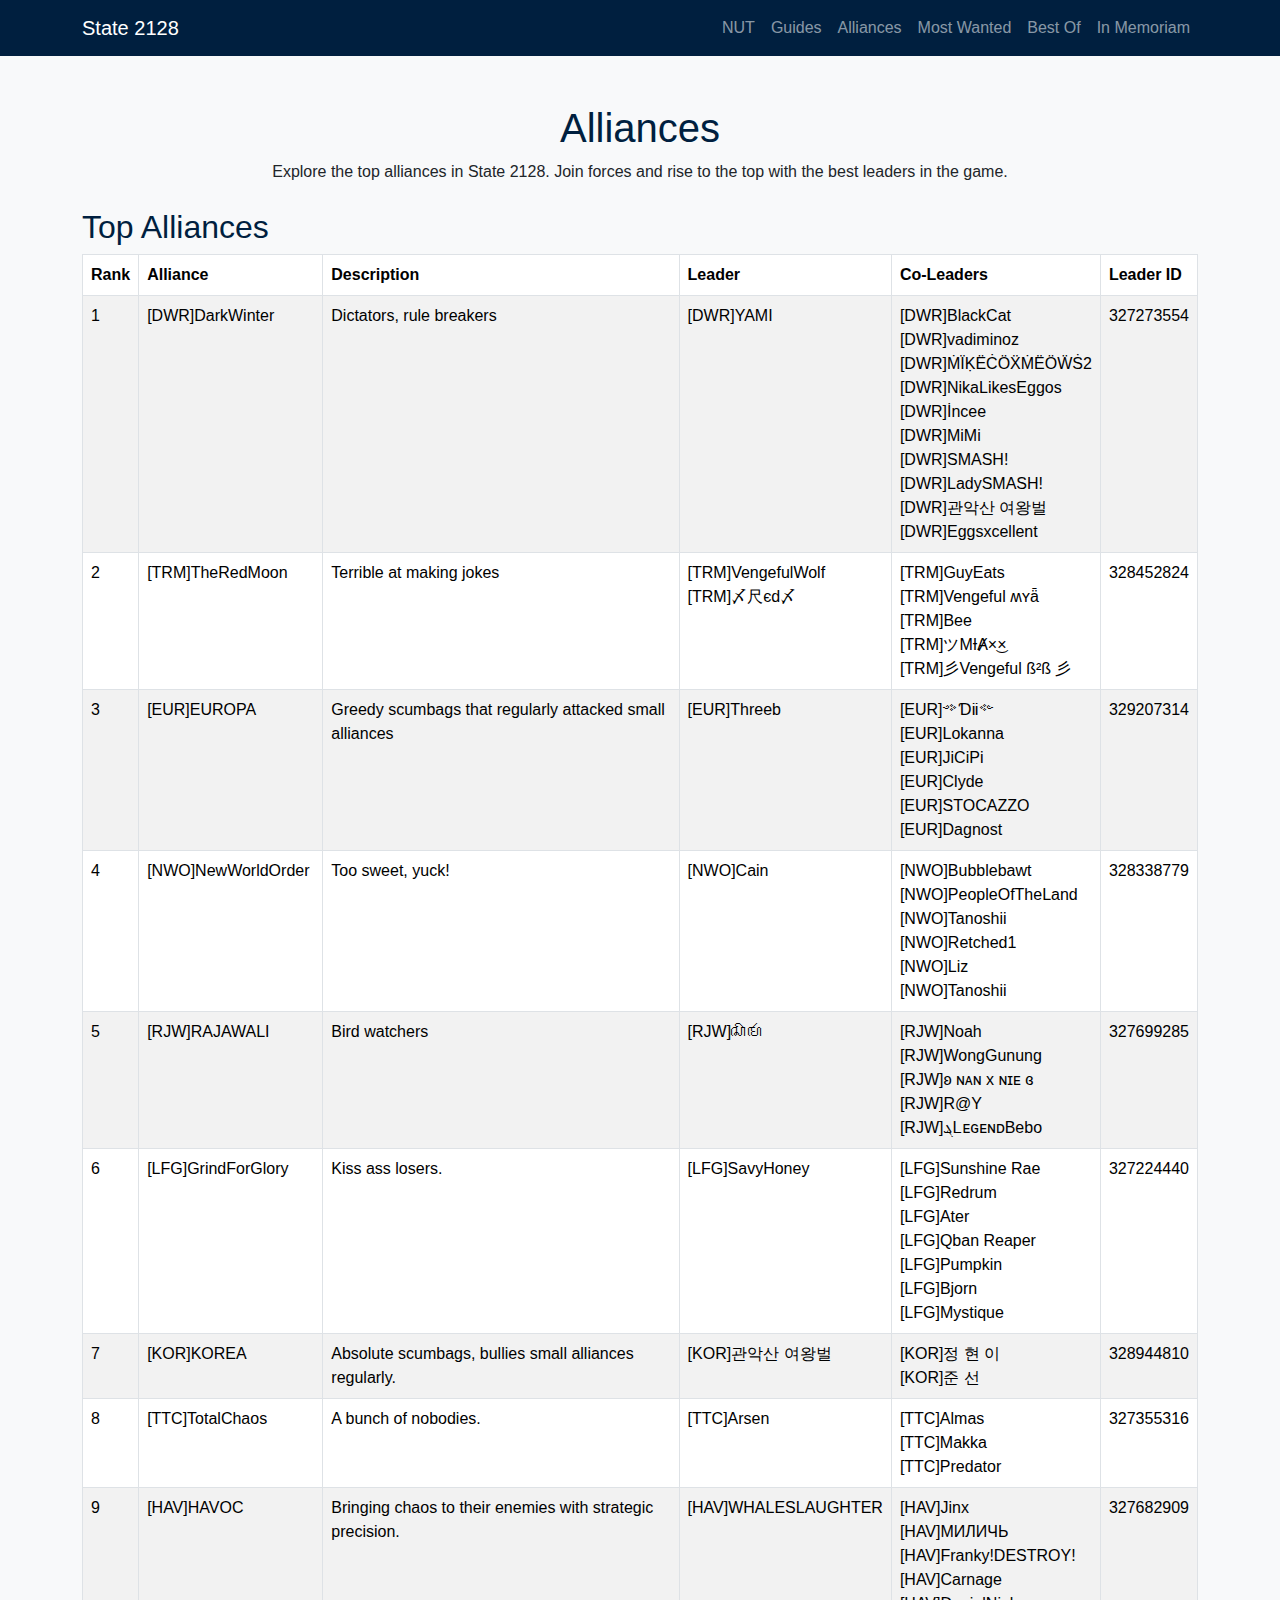
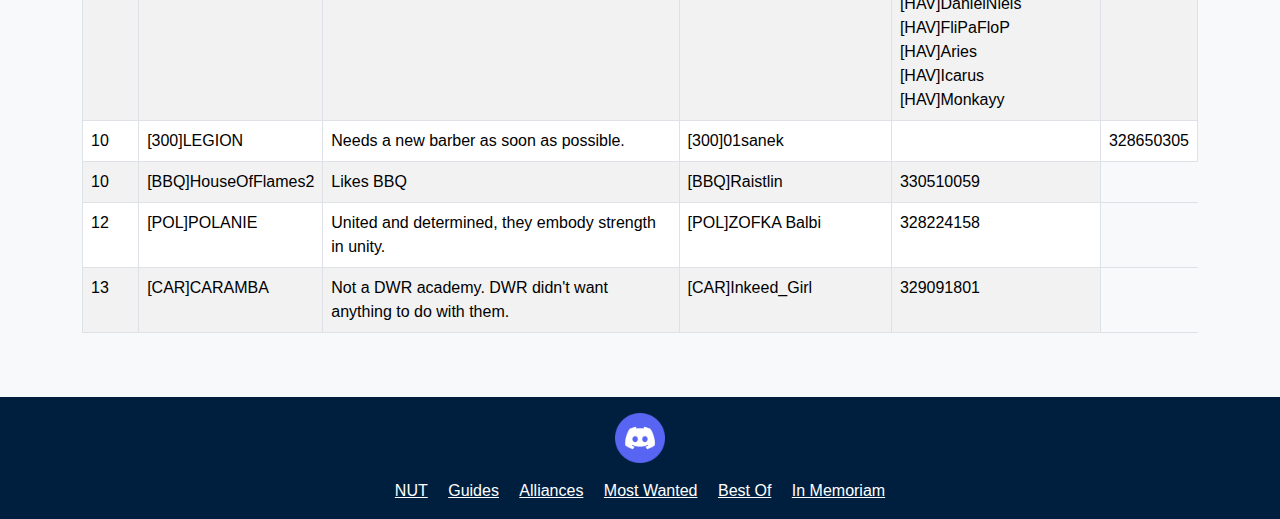
<file: pages/alliances.html>
<!DOCTYPE html>
<html lang="en">
<head>
    <meta charset="UTF-8">
    <meta name="viewport" content="width=device-width, initial-scale=1.0">
    <title>Alliances - State 2128</title>
    <link href="https://cdn.jsdelivr.net/npm/bootstrap@5.3.0-alpha1/dist/css/bootstrap.min.css" rel="stylesheet">
    <link rel="stylesheet" href="../css/styles.css">
</head>
<body class="bg-light text-dark">

    <!-- Navigation -->
    <nav class="navbar navbar-expand-lg navbar-dark bg-primary">
        <div class="container">
            <a class="navbar-brand" href="../index.html">State 2128</a>
            <ul class="navbar-nav ms-auto">
                <li class="nav-item"><a class="nav-link" href="nut.html">NUT</a></li>
                <li class="nav-item"><a class="nav-link" href="guides.html">Guides</a></li>
                <li class="nav-item"><a class="nav-link" href="alliances.html">Alliances</a></li>
                <li class="nav-item"><a class="nav-link" href="most-wanted.html">Most Wanted</a></li>
                <li class="nav-item"><a class="nav-link" href="best-of.html">Best Of</a></li>
                <li class="nav-item"><a class="nav-link" href="memorial.html">In Memoriam</a></li>
            </ul>
        </div>
    </nav>

    <!-- Alliances Content -->
    <main class="container my-5">
        <section class="text-center mb-4">
            <h1 class="text-primary">Alliances</h1>
            <p>Explore the top alliances in State 2128. Join forces and rise to the top with the best leaders in the game.</p>
        </section>

        <section>
            <h2 class="text-primary">Top Alliances</h2>
            <div class="table-responsive">
                <table class="table table-striped table-bordered">
                    <thead class="bg-primary text-white">
                        <tr>
                            <th scope="col">Rank</th>
                            <th scope="col">Alliance</th>
                            <th scope="col">Description</th>
                            <th scope="col">Leader</th>
                            <th scope="col">Co-Leaders</th>
                            <th scope="col">Leader ID</th>
                        </tr>
                    </thead>
                    <tbody>
                        <tr>
                            <td>1</td>
                            <td>[DWR]DarkWinter</td>
                            <td>Dictators, rule breakers</td>
                            <td>[DWR]YAMI</td>
                            <td>[DWR]BlackCat <br> [DWR]vadiminoz <br> [DWR]ṀЇḲЁĊÖẌṀЁÖẄṠ2 <br> [DWR]NikaLikesEggos <br> [DWR]İncee <br> [DWR]MiMi <br> [DWR]SMASH! <br> [DWR]LadySMASH! <br> [DWR]관악산 여왕벌 <br> [DWR]Eggsxcellent</td>
                            <td>327273554</td>
                        </tr>
                        <tr>
                            <td>2</td>
                            <td>[TRM]TheRedMoon</td>
                            <td>Terrible at making jokes</td>
                            <td>[TRM]VengefulWolf <br> [TRM]〆尺єd〆</td>
                            <td>[TRM]GuyEats <br> [TRM]Vengeful ʍʏǟ <br> [TRM]Bee <br> [TRM]ツMƗȺ×͜× <br> [TRM]彡Vengeful ß²ß 彡</td>
                            <td>328452824</td>
                        </tr>
                        <tr>
                            <td>3</td>
                            <td>[EUR]EUROPA</td>
                            <td>Greedy scumbags that regularly attacked small alliances</td>
                            <td>[EUR]Threeb</td>
                            <td>[EUR]༺ƊᎥᎥ༻ <br> [EUR]Lokanna <br> [EUR]JiCiPi <br> [EUR]Clyde <br> [EUR]STOCAZZO <br> [EUR]Dagnost</td>
                            <td>329207314</td>
                        </tr>
                        <tr>
                            <td>4</td>
                            <td>[NWO]NewWorldOrder</td>
                            <td>Too sweet, yuck!</td>
                            <td>[NWO]Cain</td>
                            <td>[NWO]Bubblebawt <br> [NWO]PeopleOfTheLand <br> [NWO]Tanoshii <br> [NWO]Retched1 <br> [NWO]Liz <br> [NWO]Tanoshii <br> </td>
                            <td>328338779</td>
                        </tr>
                        <tr>
                            <td>5</td>
                            <td>[RJW]RAJAWALI</td>
                            <td>Bird watchers</td>
                            <td>[RJW]ꦱꦼꦩꦂ</td>
                            <td>[RJW]Noah <br> [RJW]WongGunung <br> [RJW]ʚ ɴᴀɴ x ɴɪᴇ ɞ <br> [RJW]R@Y <br> [RJW]ܔᏞᴇԍᴇɴᴅBebo</td>
                            <td>327699285</td>
                        </tr>
                        <tr>
                            <td>6</td>
                            <td>[LFG]GrindForGlory</td>
                            <td>Kiss ass losers.</td>
                            <td>[LFG]SavyHoney</td>
                            <td>[LFG]Sunshine Rae <br> [LFG]Redrum <br> [LFG]Ater <br> [LFG]Qban Reaper <br> [LFG]Pumpkin <br> [LFG]Bjorn <br> [LFG]Mystique</td>
                            <td>327224440</td>
                        </tr>
                        <tr>
                            <td>7</td>
                            <td>[KOR]KOREA</td>
                            <td>Absolute scumbags, bullies small alliances regularly.</td>
                            <td>[KOR]관악산 여왕벌</td>
                            <td>[KOR]정 현 이 <br> [KOR]준 선</td>
                            <td>328944810</td>
                        </tr>
                        <tr>
                            <td>8</td>
                            <td>[TTC]TotalChaos</td>
                            <td>A bunch of nobodies.</td>
                            <td>[TTC]Arsen</td>
                            <td>[TTC]Almas <br> [TTC]Makka <br> [TTC]Predator</td>
                            <td>327355316</td>
                        </tr>
                        <tr>
                            <td>9</td>
                            <td>[HAV]HAVOC</td>
                            <td>Bringing chaos to their enemies with strategic precision.</td>
                            <td>[HAV]WHALESLAUGHTER</td>
                            <td>[HAV]Jinx <br> [HAV]МИЛИЧЬ <br> [HAV]Franky!DESTROY! <br> [HAV]Carnage <br> [HAV]DanielNiels <br> [HAV]FliPaFloP <br> [HAV]Aries <br> [HAV]Icarus <br> [HAV]Monkayy</td>
                            <td>327682909</td>
                        </tr>
                        <tr>
                            <td>10</td>
                            <td>[300]LEGION</td>
                            <td>Needs a new barber as soon as possible.</td>
                            <td>[300]01sanek</td>
                            <td></td>
                            <td>328650305</td>
                        </tr>
                        <tr>
                            <td>10</td>
                            <td>[BBQ]HouseOfFlames2</td>
                            <td>Likes BBQ</td>
                            <td>[BBQ]Raistlin</td>
                            <td>330510059</td>
                        </tr>
                        <tr>
                            <td>12</td>
                            <td>[POL]POLANIE</td>
                            <td>United and determined, they embody strength in unity.</td>
                            <td>[POL]ZOFKA Balbi</td>
                            <td>328224158</td>
                        </tr>
                        <tr>
                            <td>13</td>
                            <td>[CAR]CARAMBA</td>
                            <td>Not a DWR academy. DWR didn't want anything to do with them.</td>
                            <td>[CAR]Inkeed_Girl</td>
                            <td>329091801</td>
                        </tr>
                    </tbody>
                </table>
            </div>
        </section>
    </main>

        <!-- Footer Section -->
    <footer class="bg-primary text-white text-center py-3">
        <div class="container">
            <a href="https://discord.gg/cbtwzwTMAe" target="_blank">
                <img src="../images/discord.png" alt="Discord" style="height: 50px; width: 50px; cursor: pointer;">
            </a>
            <div class="mt-3">
                <a href="pages/nut.html" class="text-white mx-2">NUT</a>
                <a href="pages/guides.html" class="text-white mx-2">Guides</a>
                <a href="pages/alliances.html" class="text-white mx-2">Alliances</a>
                <a href="pages/most-wanted.html" class="text-white mx-2">Most Wanted</a>
                <a href="pages/best-of.html" class="text-white mx-2">Best Of</a>
                <a href="pages/memorial.html" class="text-white mx-2">In Memoriam</a>
            </div>
        </div>
    </footer>

    <script src="https://cdn.jsdelivr.net/npm/bootstrap@5.3.0-alpha1/dist/js/bootstrap.bundle.min.js"></script>
</body>
</html>
</file>
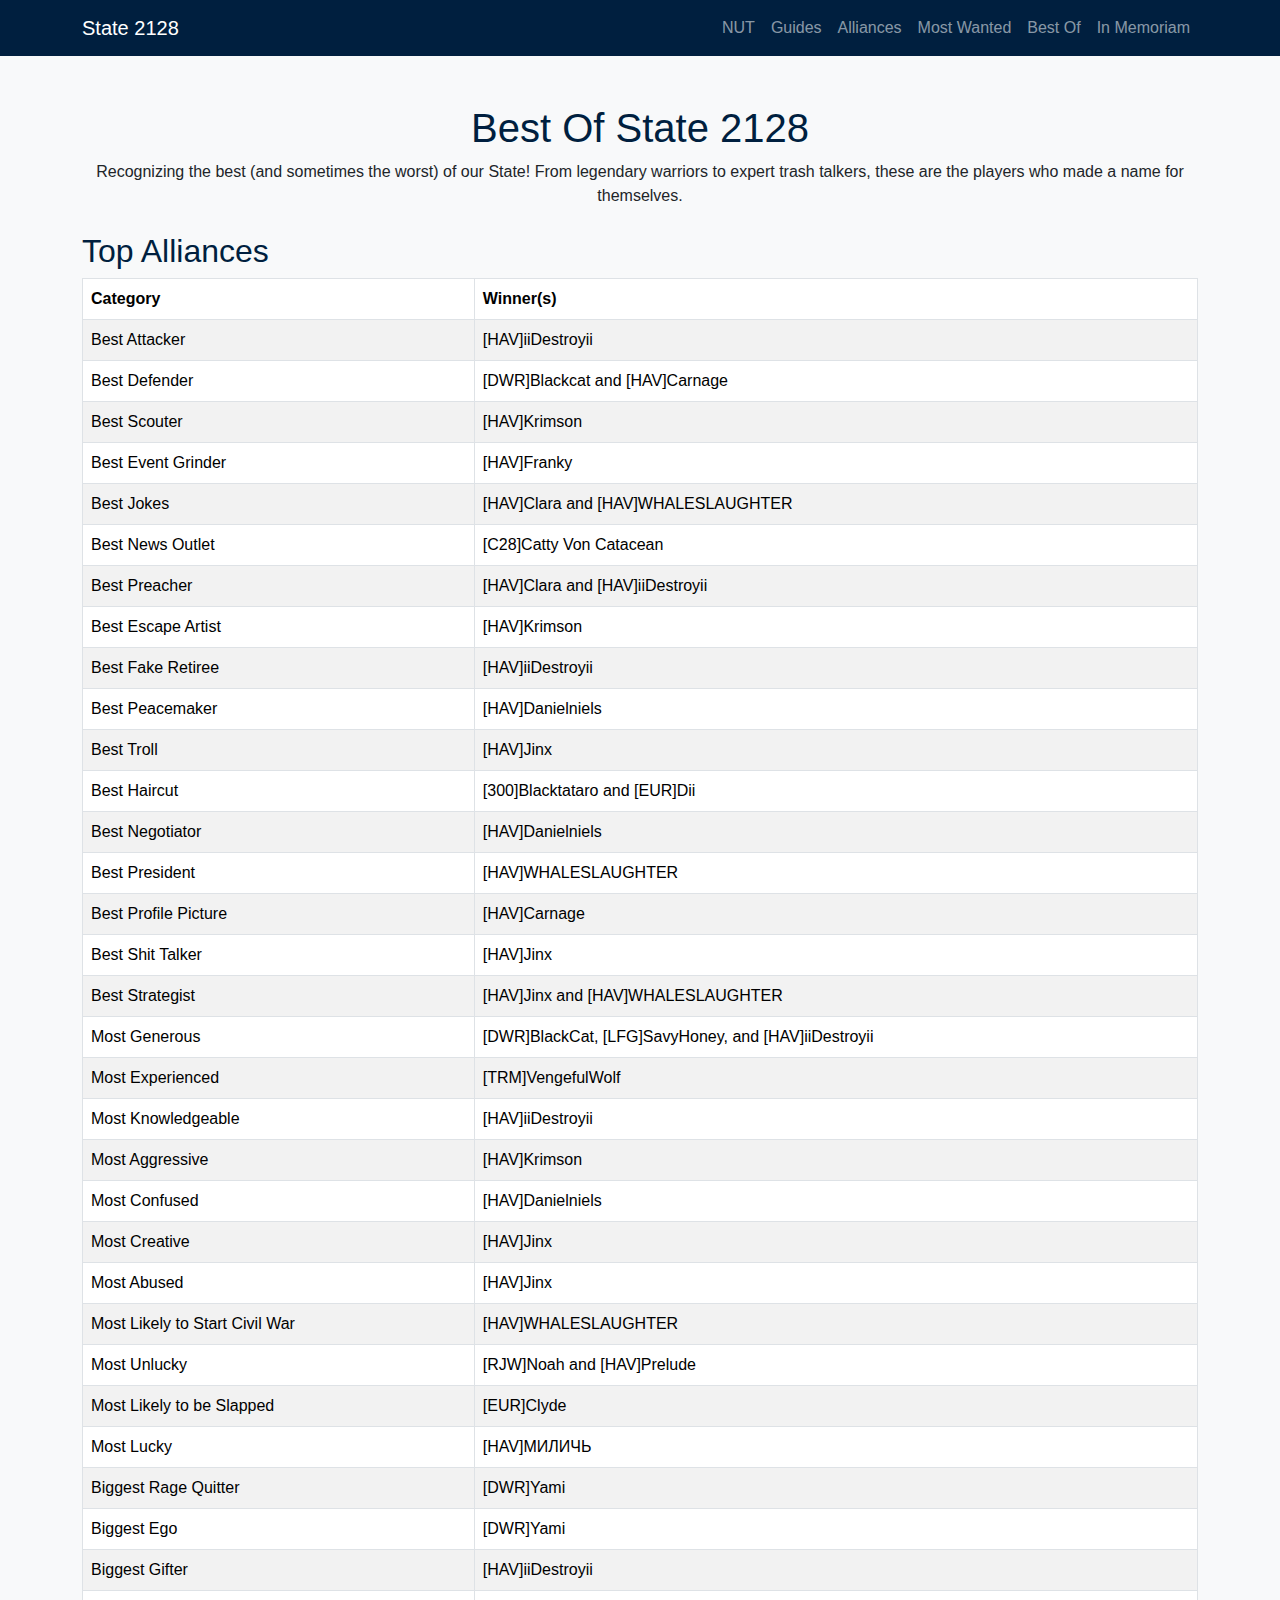
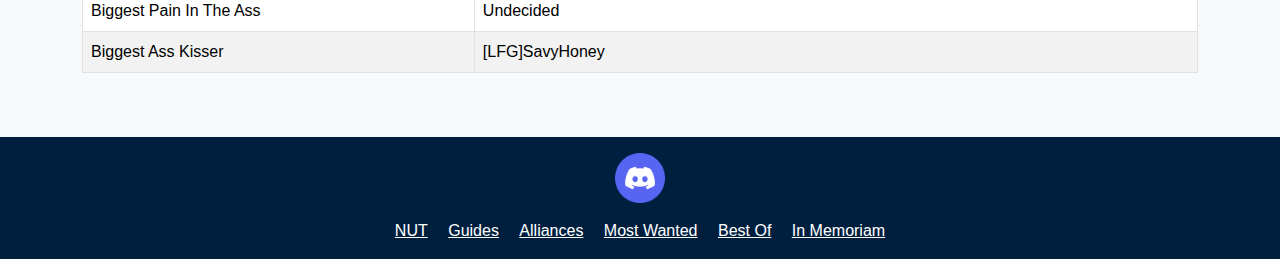
<file: pages/best-of.html>
<!DOCTYPE html>
<html lang="en">
<head>
    <meta charset="UTF-8">
    <meta name="viewport" content="width=device-width, initial-scale=1.0">
    <title>Best Of - State 2128</title>
    <link href="https://cdn.jsdelivr.net/npm/bootstrap@5.3.0-alpha1/dist/css/bootstrap.min.css" rel="stylesheet">
    <link rel="stylesheet" href="../css/styles.css">
</head>
<body class="bg-light text-dark">

    <!-- Navigation -->
    <nav class="navbar navbar-expand-lg navbar-dark bg-primary">
        <div class="container">
            <a class="navbar-brand" href="../index.html">State 2128</a>
            <ul class="navbar-nav ms-auto">
                <li class="nav-item"><a class="nav-link" href="nut.html">NUT</a></li>
                <li class="nav-item"><a class="nav-link" href="guides.html">Guides</a></li>
                <li class="nav-item"><a class="nav-link" href="alliances.html">Alliances</a></li>
                <li class="nav-item"><a class="nav-link" href="most-wanted.html">Most Wanted</a></li>
                <li class="nav-item"><a class="nav-link" href="best-of.html">Best Of</a></li>
                <li class="nav-item"><a class="nav-link" href="memorial.html">In Memoriam</a></li>
            </ul>
        </div>
    </nav>

    <!-- Best Of Content -->
    <main class="container my-5">
        <section class="text-center mb-4">
            <h1 class="text-primary">Best Of State 2128</h1>
            <p>Recognizing the best (and sometimes the worst) of our State! From legendary warriors to expert trash talkers, these are the players who made a name for themselves.</p>
        </section>


        <section>
            <h2 class="text-primary">Top Alliances</h2>
            <div class="table-responsive">
                <table class="table table-striped table-bordered">
                    <thead class="bg-primary text-white">
                        <tr>
                            <th>Category</th>
                            <th>Winner(s)</th>
                        </tr>
                    </thead>
                    <tbody>
                        <tr><td>Best Attacker</td><td>[HAV]iiDestroyii</td></tr>
                        <tr><td>Best Defender</td><td>[DWR]Blackcat and [HAV]Carnage</td></tr>
                        <tr><td>Best Scouter</td><td>[HAV]Krimson</td></tr>
                        <tr><td>Best Event Grinder</td><td>[HAV]Franky</td></tr>
                        <tr><td>Best Jokes</td><td>[HAV]Clara and [HAV]WHALESLAUGHTER</td></tr>
                        <tr><td>Best News Outlet</td><td>[C28]Catty Von Catacean</td></tr>
                        <tr><td>Best Preacher</td><td>[HAV]Clara and [HAV]iiDestroyii</td></tr>
                        <tr><td>Best Escape Artist</td><td>[HAV]Krimson</td></tr>
                        <tr><td>Best Fake Retiree</td><td>[HAV]iiDestroyii</td></tr>
                        <tr><td>Best Peacemaker</td><td>[HAV]Danielniels</td></tr>
                        <tr><td>Best Troll</td><td>[HAV]Jinx</td></tr>
                        <tr><td>Best Haircut</td><td>[300]Blacktataro and [EUR]Dii</td></tr>
                        <tr><td>Best Negotiator</td><td>[HAV]Danielniels</td></tr>
                        <tr><td>Best President</td><td>[HAV]WHALESLAUGHTER</td></tr>
                        <tr><td>Best Profile Picture</td><td>[HAV]Carnage</td></tr>
                        <tr><td>Best Shit Talker</td><td>[HAV]Jinx</td></tr>
                        <tr><td>Best Strategist</td><td>[HAV]Jinx and [HAV]WHALESLAUGHTER</td></tr>
                        <tr><td>Most Generous</td><td>[DWR]BlackCat, [LFG]SavyHoney, and [HAV]iiDestroyii</td></tr>
                        <tr><td>Most Experienced</td><td>[TRM]VengefulWolf</td></tr>
                        <tr><td>Most Knowledgeable</td><td>[HAV]iiDestroyii</td></tr>
                        <tr><td>Most Aggressive</td><td>[HAV]Krimson</td></tr>
                        <tr><td>Most Confused</td><td>[HAV]Danielniels</td></tr>
                        <tr><td>Most Creative</td><td>[HAV]Jinx</td></tr>
                        <tr><td>Most Abused</td><td>[HAV]Jinx</td></tr>
                        <tr><td>Most Likely to Start Civil War</td><td>[HAV]WHALESLAUGHTER</td></tr>
                        <tr><td>Most Unlucky</td><td>[RJW]Noah and [HAV]Prelude</td></tr>
                        <tr><td>Most Likely to be Slapped</td><td>[EUR]Clyde</td></tr>
                        <tr><td>Most Lucky</td><td>[HAV]МИЛИЧЬ</td></tr>
                        <tr><td>Biggest Rage Quitter</td><td>[DWR]Yami</td></tr>
                        <tr><td>Biggest Ego</td><td>[DWR]Yami</td></tr>
                        <tr><td>Biggest Gifter</td><td>[HAV]iiDestroyii</td></tr>
                        <tr><td>Biggest Pain In The Ass</td><td>Undecided</td></tr>
                        <tr><td>Biggest Ass Kisser</td><td>[LFG]SavyHoney</td></tr>
                    </tbody>
                </table>
            </div>
        </section>
    </main>

        <!-- Footer Section -->
    <footer class="bg-primary text-white text-center py-3">
        <div class="container">
             <a href="https://discord.gg/cbtwzwTMAe" target="_blank">
                <img src="../images/discord.png" alt="Discord" style="height: 50px; width: 50px; cursor: pointer;">
            </a>
            <div class="mt-3">
                <a href="pages/nut.html" class="text-white mx-2">NUT</a>
                <a href="pages/guides.html" class="text-white mx-2">Guides</a>
                <a href="pages/alliances.html" class="text-white mx-2">Alliances</a>
                <a href="pages/most-wanted.html" class="text-white mx-2">Most Wanted</a>
                <a href="pages/best-of.html" class="text-white mx-2">Best Of</a>
                <a href="pages/memorial.html" class="text-white mx-2">In Memoriam</a>
            </div>
        </div>
    </footer>

    <script src="https://cdn.jsdelivr.net/npm/bootstrap@5.3.0-alpha1/dist/js/bootstrap.bundle.min.js"></script>
</body>
</html>
</file>
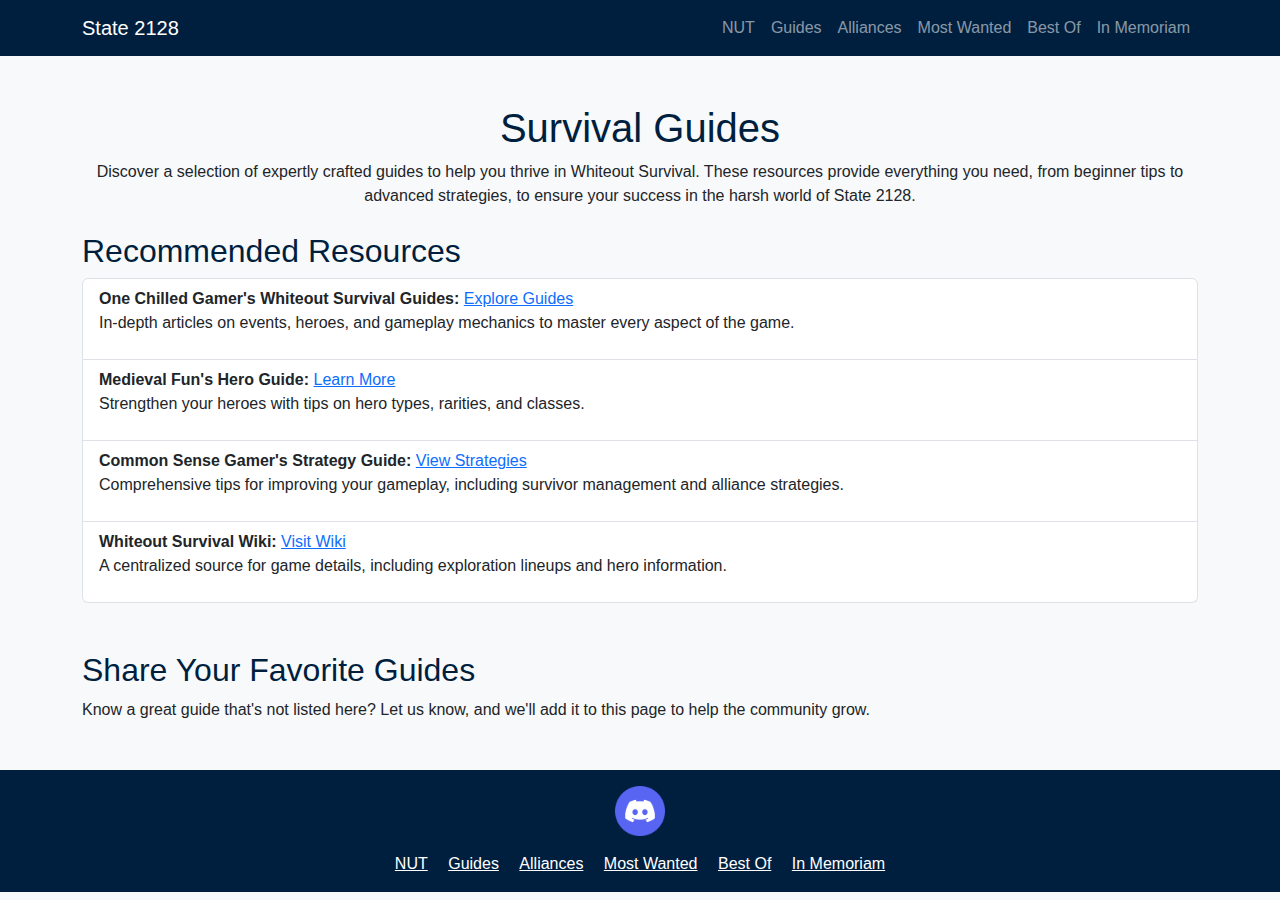
<file: pages/guides.html>
<!DOCTYPE html>
<html lang="en">
<head>
    <meta charset="UTF-8">
    <meta name="viewport" content="width=device-width, initial-scale=1.0">
    <title>Guides - State 2128</title>
    <link href="https://cdn.jsdelivr.net/npm/bootstrap@5.3.0-alpha1/dist/css/bootstrap.min.css" rel="stylesheet">
    <link rel="stylesheet" href="../css/styles.css">
</head>
<body class="bg-light text-dark">

    <!-- Navigation -->
    <nav class="navbar navbar-expand-lg navbar-dark bg-primary">
        <div class="container">
            <a class="navbar-brand" href="../index.html">State 2128</a>
            <ul class="navbar-nav ms-auto">
                <li class="nav-item"><a class="nav-link" href="nut.html">NUT</a></li>
                <li class="nav-item"><a class="nav-link" href="guides.html">Guides</a></li>
                <li class="nav-item"><a class="nav-link" href="alliances.html">Alliances</a></li>
                <li class="nav-item"><a class="nav-link" href="most-wanted.html">Most Wanted</a></li>
                <li class="nav-item"><a class="nav-link" href="best-of.html">Best Of</a></li>
                <li class="nav-item"><a class="nav-link" href="memorial.html">In Memoriam</a></li>
            </ul>
        </div>
    </nav>

    <!-- Guides Content -->
    <main class="container my-5">
        <section class="text-center mb-4">
            <h1 class="text-primary">Survival Guides</h1>
            <p>Discover a selection of expertly crafted guides to help you thrive in Whiteout Survival. These resources provide everything you need, from beginner tips to advanced strategies, to ensure your success in the harsh world of State 2128.</p>
        </section>

        <section>
            <h2 class="text-primary">Recommended Resources</h2>
            <ul class="list-group">
                <li class="list-group-item">
                    <strong>One Chilled Gamer's Whiteout Survival Guides:</strong> 
                    <a href="https://onechilledgamer.com/whiteout-survival-guides" target="_blank">Explore Guides</a>
                    <p>In-depth articles on events, heroes, and gameplay mechanics to master every aspect of the game.</p>
                </li>
                <li class="list-group-item">
                    <strong>Medieval Fun's Hero Guide:</strong> 
                    <a href="https://medievalfun.com/white-out-survival-hero-guide" target="_blank">Learn More</a>
                    <p>Strengthen your heroes with tips on hero types, rarities, and classes.</p>
                </li>
                <li class="list-group-item">
                    <strong>Common Sense Gamer's Strategy Guide:</strong> 
                    <a href="https://commonsensegamer.com/whiteout-survival-strategy-guide-hub-tips-to-play-better" target="_blank">View Strategies</a>
                    <p>Comprehensive tips for improving your gameplay, including survivor management and alliance strategies.</p>
                </li>
                <li class="list-group-item">
                    <strong>Whiteout Survival Wiki:</strong> 
                    <a href="https://www.whiteoutsurvival.wiki" target="_blank">Visit Wiki</a>
                    <p>A centralized source for game details, including exploration lineups and hero information.</p>
                </li>
            </ul>
        </section>

        <section class="mt-5">
            <h2 class="text-primary">Share Your Favorite Guides</h2>
            <p>Know a great guide that's not listed here? Let us know, and we'll add it to this page to help the community grow.</p>
        </section>
    </main>

        <!-- Footer Section -->
    <footer class="bg-primary text-white text-center py-3">
        <div class="container">
             <a href="https://discord.gg/cbtwzwTMAe" target="_blank">
                <img src="../images/discord.png" alt="Discord" style="height: 50px; width: 50px; cursor: pointer;">
            </a>
            <div class="mt-3">
                <a href="pages/nut.html" class="text-white mx-2">NUT</a>
                <a href="pages/guides.html" class="text-white mx-2">Guides</a>
                <a href="pages/alliances.html" class="text-white mx-2">Alliances</a>
                <a href="pages/most-wanted.html" class="text-white mx-2">Most Wanted</a>
                <a href="pages/best-of.html" class="text-white mx-2">Best Of</a>
                <a href="pages/memorial.html" class="text-white mx-2">In Memoriam</a>
            </div>
        </div>
    </footer>

    <script src="https://cdn.jsdelivr.net/npm/bootstrap@5.3.0-alpha1/dist/js/bootstrap.bundle.min.js"></script>
</body>
</html>
</file>
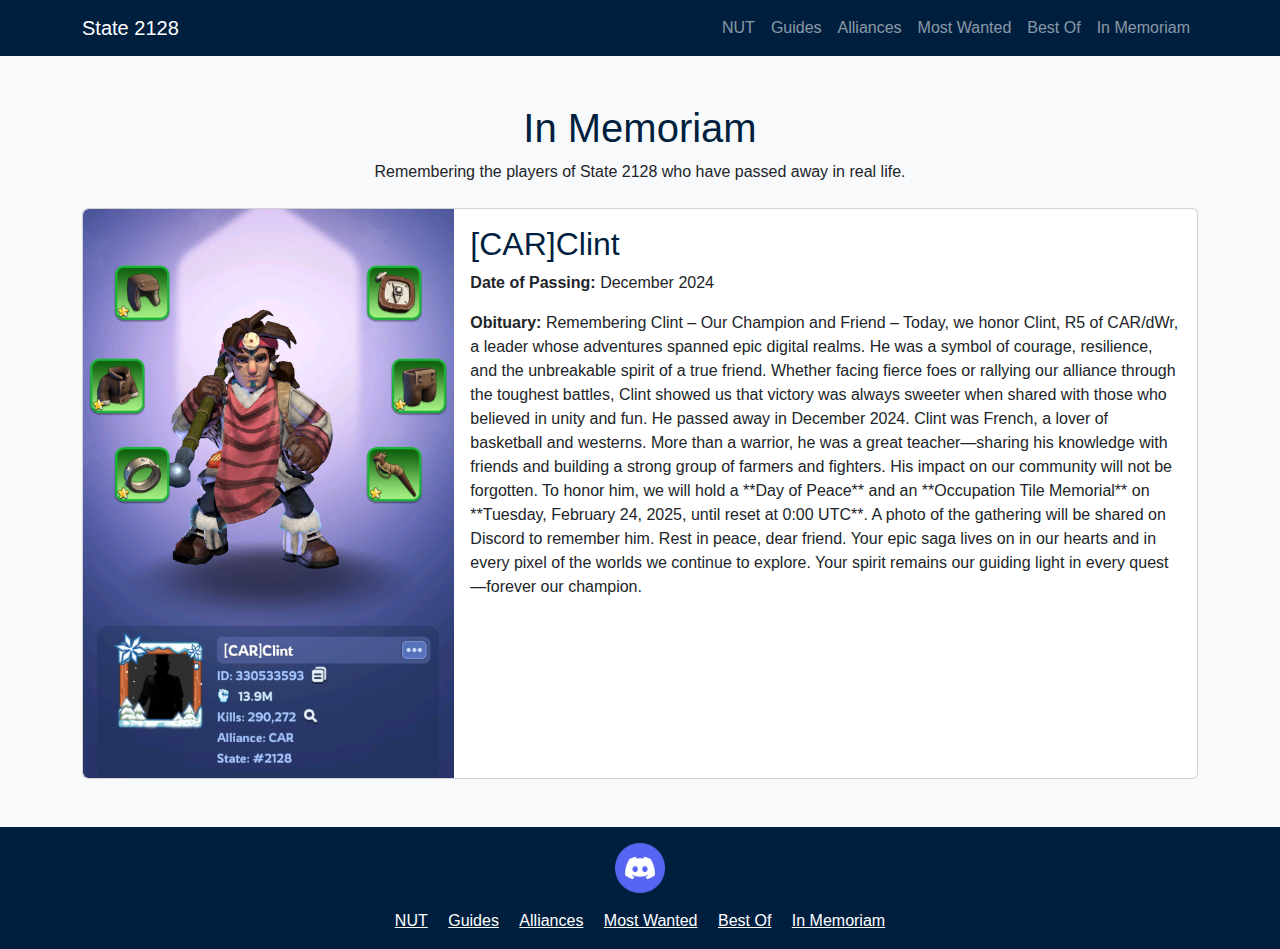
<file: pages/memorial.html>
<!DOCTYPE html>
<html lang="en">
<head>
    <meta charset="UTF-8">
    <meta name="viewport" content="width=device-width, initial-scale=1.0">
    <title>In Memoriam - State 2128</title>
    <link href="https://cdn.jsdelivr.net/npm/bootstrap@5.3.0-alpha1/dist/css/bootstrap.min.css" rel="stylesheet">
    <link rel="stylesheet" href="../css/styles.css">
</head>
<body class="bg-light text-dark">

    <!-- Navigation -->
    <nav class="navbar navbar-expand-lg navbar-dark bg-primary">
        <div class="container">
            <a class="navbar-brand" href="../index.html">State 2128</a>
            <ul class="navbar-nav ms-auto">
                <li class="nav-item"><a class="nav-link" href="nut.html">NUT</a></li>
                <li class="nav-item"><a class="nav-link" href="guides.html">Guides</a></li>
                <li class="nav-item"><a class="nav-link" href="alliances.html">Alliances</a></li>
                <li class="nav-item"><a class="nav-link" href="most-wanted.html">Most Wanted</a></li>
                <li class="nav-item"><a class="nav-link" href="best-of.html">Best Of</a></li>
                <li class="nav-item"><a class="nav-link" href="memorial.html">In Memoriam</a></li>
            </ul>
        </div>
    </nav>

    <!-- Memorial Content -->
    <main class="container my-5">
        <section class="text-center mb-4">
            <h1 class="text-primary">In Memoriam</h1>
            <p>Remembering the players of State 2128 who have passed away in real life.</p>
        </section>

        <section>
            <!-- Example Memorial Entry -->
            <div class="card mb-4">
                <div class="row g-0">
                    <div class="col-md-4">
                        <img src="../images/clint.png" class="img-fluid rounded-start" alt="Player Name">
                    </div>
                    <div class="col-md-8">
                        <div class="card-body">
                            <h2 class="card-title text-primary">[CAR]Clint</h2>
                            <p class="card-text"><strong>Date of Passing:</strong> December 2024</p>
                            <p class="card-text"><strong>Obituary:</strong> Remembering Clint – Our Champion and Friend –

Today, we honor Clint, R5 of CAR/dWr, a leader whose adventures spanned epic digital realms. He was a symbol of courage, resilience, and the unbreakable spirit of a true friend. Whether facing fierce foes or rallying our alliance through the toughest battles, Clint showed us that victory was always sweeter when shared with those who believed in unity and fun. He passed away in December 2024.  

Clint was French, a lover of basketball and westerns. More than a warrior, he was a great teacher—sharing his knowledge with friends and building a strong group of farmers and fighters. His impact on our community will not be forgotten.  

To honor him, we will hold a **Day of Peace** and an **Occupation Tile Memorial** on **Tuesday, February 24, 2025, until reset at 0:00 UTC**. A photo of the gathering will be shared on Discord to remember him.  

Rest in peace, dear friend. Your epic saga lives on in our hearts and in every pixel of the worlds we continue to explore. Your spirit remains our guiding light in every quest—forever our champion.</p>
                        </div>
                    </div>
                </div>
            </div>

            <!-- Add more memorial entries here -->
            <!--
            <div class="card mb-4">
                <div class="row g-0">
                    <div class="col-md-4">
                        <img src="path_to_another_image.jpg" class="img-fluid rounded-start" alt="Another Player Name">
                    </div>
                    <div class="col-md-8">
                        <div class="card-body">
                            <h2 class="card-title text-primary">Another Player Name</h2>
                            <p class="card-text"><strong>Date of Passing:</strong> February 1, 2023</p>
                            <p class="card-text"><strong>Obituary:</strong> Another obituary text here...</p>
                        </div>
                    </div>
                </div>
            </div>
            -->
        </section>
    </main>

        <!-- Footer Section -->
    <footer class="bg-primary text-white text-center py-3">
        <div class="container">
            <a href="https://discord.gg/cbtwzwTMAe" target="_blank">
                <img src="../images/discord.png" alt="Discord" style="height: 50px; width: 50px; cursor: pointer;">
            </a>
            <div class="mt-3">
                <a href="pages/nut.html" class="text-white mx-2">NUT</a>
                <a href="pages/guides.html" class="text-white mx-2">Guides</a>
                <a href="pages/alliances.html" class="text-white mx-2">Alliances</a>
                <a href="pages/most-wanted.html" class="text-white mx-2">Most Wanted</a>
                <a href="pages/best-of.html" class="text-white mx-2">Best Of</a>
                <a href="pages/memorial.html" class="text-white mx-2">In Memoriam</a>
            </div>
        </div>
    </footer>

    <script src="https://cdn.jsdelivr.net/npm/bootstrap@5.3.0-alpha1/dist/js/bootstrap.bundle.min.js"></script>
</body>
</html>
</file>
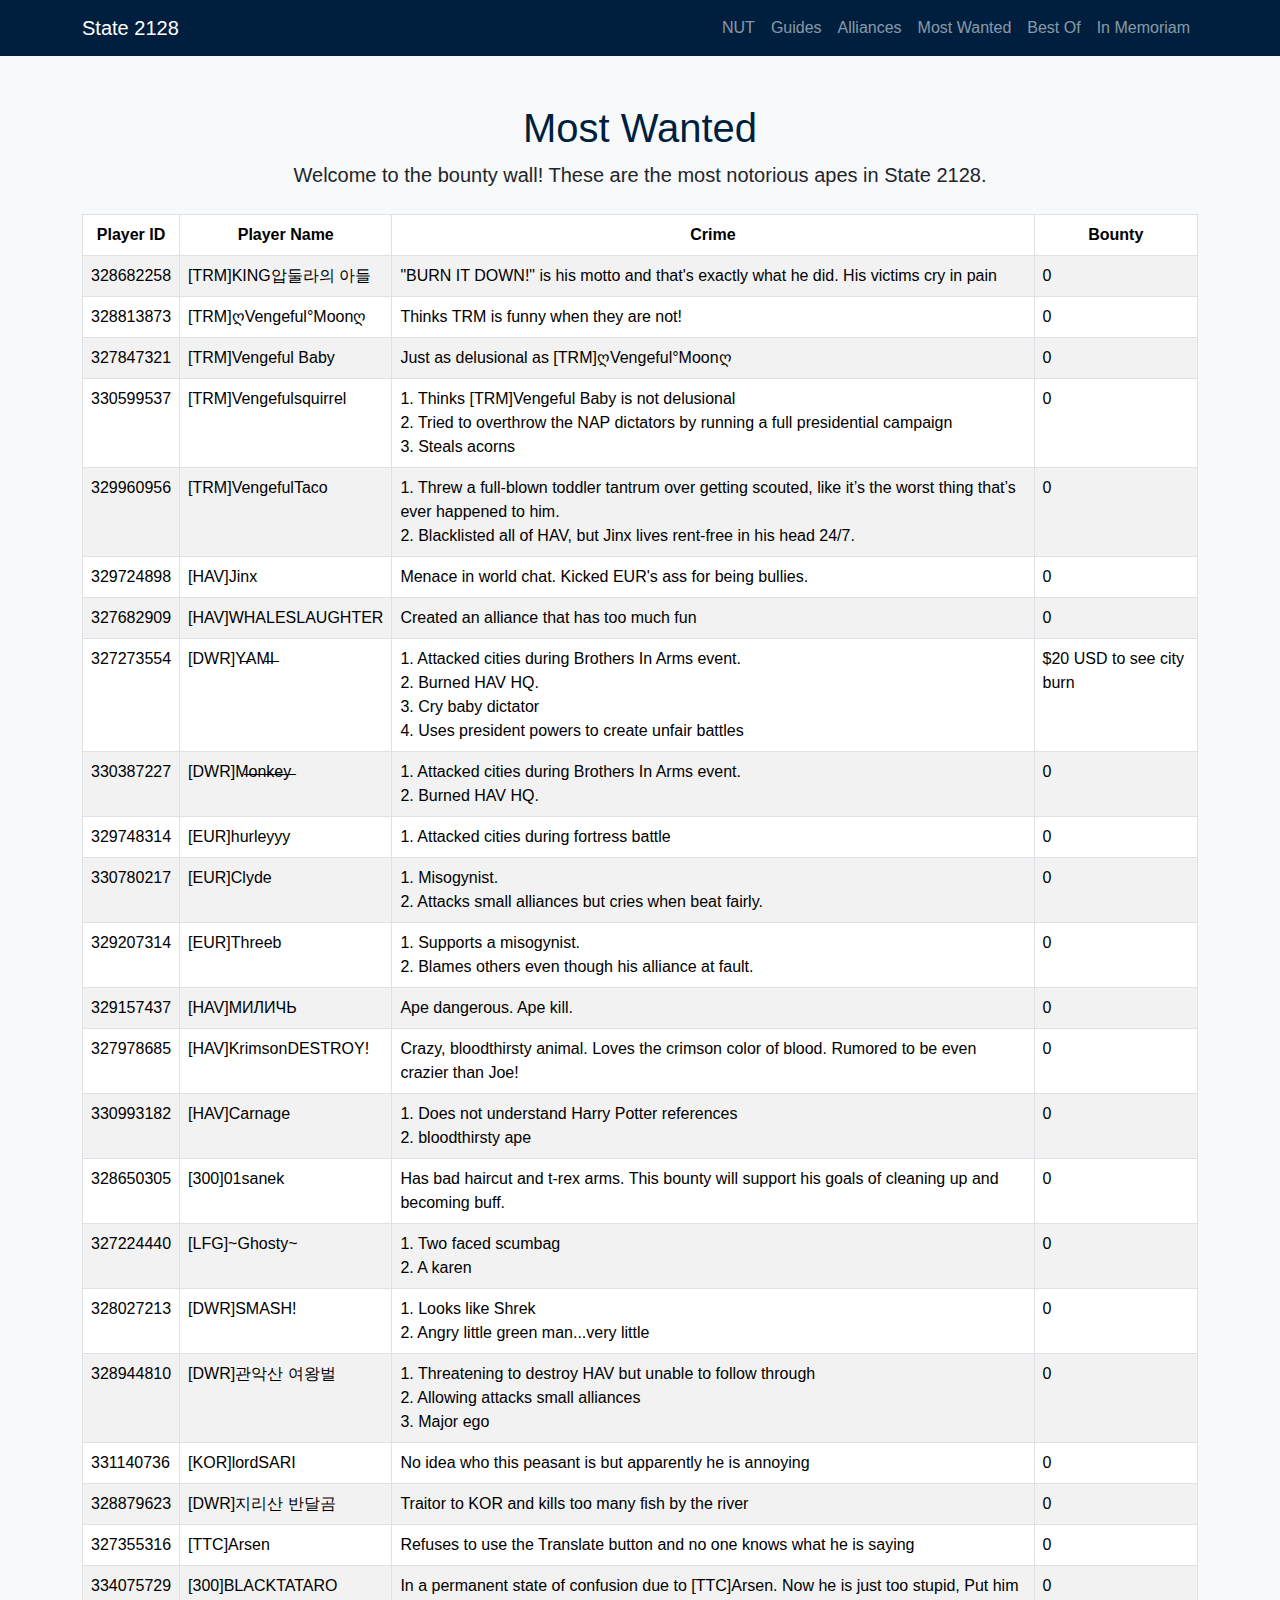
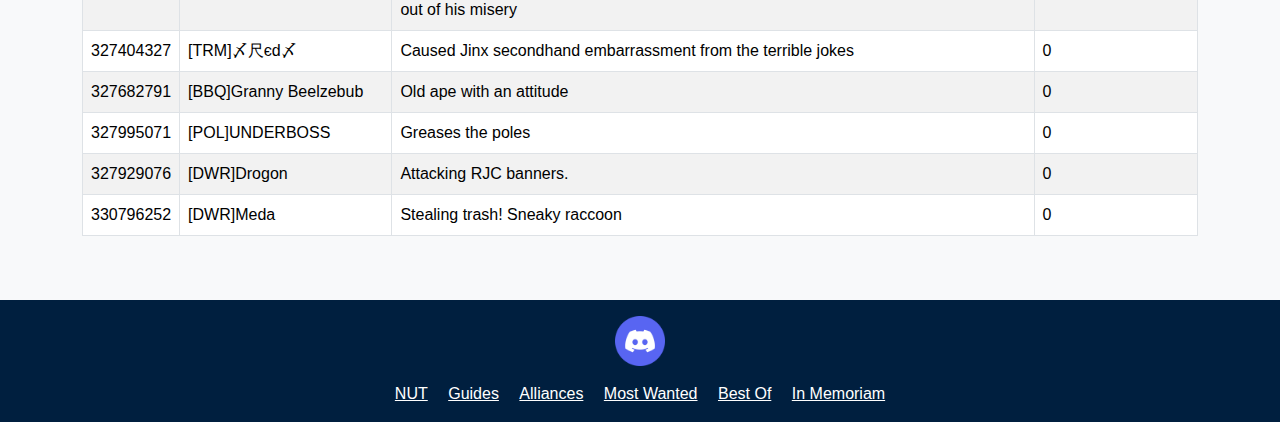
<file: pages/most-wanted.html>
<!DOCTYPE html>
<html lang="en">
<head>
    <meta charset="UTF-8">
    <meta name="viewport" content="width=device-width, initial-scale=1.0">
    <title>Most Wanted - State 2128</title>
    <link href="https://cdn.jsdelivr.net/npm/bootstrap@5.3.0-alpha1/dist/css/bootstrap.min.css" rel="stylesheet">
    <link rel="stylesheet" href="../css/styles.css">
</head>
<body class="bg-light text-dark">

    <!-- Navigation -->
    <nav class="navbar navbar-expand-lg navbar-dark bg-primary">
        <div class="container">
            <a class="navbar-brand" href="../index.html">State 2128</a>
            <ul class="navbar-nav ms-auto">
                <li class="nav-item"><a class="nav-link" href="nut.html">NUT</a></li>
                <li class="nav-item"><a class="nav-link" href="guides.html">Guides</a></li>
                <li class="nav-item"><a class="nav-link" href="alliances.html">Alliances</a></li>
                <li class="nav-item"><a class="nav-link" href="most-wanted.html">Most Wanted</a></li>
                <li class="nav-item"><a class="nav-link" href="best-of.html">Best Of</a></li>
                <li class="nav-item"><a class="nav-link" href="memorial.html">In Memoriam</a></li>
            </ul>
        </div>
    </nav>

    <!-- Most Wanted Content -->
    <main class="container my-5">
        <section class="text-center mb-4">
            <h1 class="text-primary">Most Wanted</h1>
            <p class="lead">Welcome to the bounty wall! These are the most notorious apes in State 2128.</p>
        </section>

        <section>
            <div class="table-responsive">
                <table class="table table-striped table-bordered">
                    <thead class="bg-primary text-white text-center">
                        <tr>
                            <th scope="col">Player ID</th>
                            <th scope="col">Player Name</th>
                            <th scope="col">Crime</th>
                            <th scope="col">Bounty</th>
                        </tr>
                    </thead>
                    <tbody>  
                        <tr>
                            <td class="text-start">328682258</td>
                            <td class="text-start">[TRM]KING압둘라의 아들</td>
                            <td class="text-start">"BURN IT DOWN!" is his motto and that's exactly what he did. His victims cry in pain</td>
                            <td class="text-start">0</td>
                        </tr>
                        <tr>
                            <td class="text-start">328813873</td>
                            <td class="text-start">[TRM]ღVengeful°Moonღ</td>
                            <td class="text-start">Thinks TRM is funny when they are not!</td>
                            <td class="text-start">0</td>
                        </tr>
                        <tr>
                            <td class="text-start">327847321</td>
                            <td class="text-start">[TRM]Vengeful Baby</td>
                            <td class="text-start">Just as delusional as [TRM]ღVengeful°Moonღ</td>
                            <td class="text-start">0</td>
                        </tr>
                        <tr>
                            <td class="text-start">330599537</td>
                            <td class="text-start">[TRM]Vengefulsquirrel</td>
                            <td class="text-start">1. Thinks [TRM]Vengeful Baby is not delusional <br>2. Tried to overthrow the NAP dictators by running a full presidential campaign <br>3. Steals acorns</td>
                            <td class="text-start">0</td>
                        </tr>
                        <tr>
                            <td class="text-start">329960956</td>
                            <td class="text-start">[TRM]VengefulTaco</td>
                            <td class="text-start">1. Threw a full-blown toddler tantrum over getting scouted, like it’s the worst thing that’s ever happened to him. <br>  
2. Blacklisted all of HAV, but Jinx lives rent-free in his head 24/7.</td>
                            <td class="text-start">0</td>
                        </tr>
                        <tr>
                            <td class="text-start">329724898</td>
                            <td class="text-start">[HAV]Jinx</td>
                            <td class="text-start">Menace in world chat. Kicked EUR's ass for being bullies.</td>
                            <td class="text-start">0</td>
                        </tr>
                        <tr>
                            <td class="text-start">327682909</td>
                            <td class="text-start">[HAV]WHALESLAUGHTER</td>
                            <td class="text-start">Created an alliance that has too much fun</td>
                            <td class="text-start">0</td>
                        </tr>
                        <tr>
                            <td class="text-start">327273554</td>
                            <td class="text-start">[DWR]Y̶̶AM̶̶I̶</td>
                            <td class="text-start">1. Attacked cities during Brothers In Arms event. <br>2. Burned HAV HQ. <br>3. Cry baby dictator <br>4. Uses president powers to create unfair battles <br></td>
                            <td class="text-start">$20 USD to see city burn</td>
                        </tr>
                        <tr>
                            <td class="text-start">330387227</td>
                            <td class="text-start">[DWR]M̶o̶n̶k̶e̶y̶</td>
                            <td class="text-start">1. Attacked cities during Brothers In Arms event. <br>2. Burned HAV HQ.</td>
                            <td class="text-start">0</td>
                        </tr>
                        <tr>
                            <td class="text-start">329748314</td>
                            <td class="text-start">[EUR]hurleyyy</td>
                            <td class="text-start">1. Attacked cities during fortress battle</td>
                            <td class="text-start">0</td>
                        </tr>
                        <tr>
                            <td class="text-start">330780217</td>
                            <td class="text-start">[EUR]Clyde</td>
                            <td class="text-start">1. Misogynist. <br>2. Attacks small alliances but cries when beat fairly.</td>
                            <td class="text-start">0</td>
                        </tr>
                        <tr>
                            <td class="text-start">329207314</td>
                            <td class="text-start">[EUR]Threeb</td>
                            <td class="text-start">1. Supports a misogynist. <br>2. Blames others even though his alliance at fault.</td>
                            <td class="text-start">0</td>
                        </tr>
                        <tr>
                            <td class="text-start">329157437</td>
                            <td class="text-start">[HAV]МИЛИЧЬ</td>
                            <td class="text-start">Ape dangerous. Ape kill.</td>
                            <td class="text-start">0</td>
                        </tr>
                        <tr>
                            <td class="text-start">327978685</td>
                            <td class="text-start">[HAV]KrimsonDESTROY!</td>
                            <td class="text-start">Crazy, bloodthirsty animal. Loves the crimson color of blood. Rumored to be even crazier than Joe!</td>
                            <td class="text-start">0</td>
                        </tr>
                        <tr>
                            <td class="text-start">330993182</td>
                            <td class="text-start">[HAV]Carnage</td>
                            <td class="text-start">1. Does not understand Harry Potter references <br>2. bloodthirsty ape</td>
                            <td class="text-start">0</td>
                        </tr>
                        <tr>
                            <td class="text-start">328650305</td>
                            <td class="text-start">[300]01sanek</td>
                            <td class="text-start">Has bad haircut and t-rex arms. This bounty will support his goals of cleaning up and becoming buff.</td>
                            <td class="text-start">0</td>
                        </tr>
                        <tr>
                            <td class="text-start">327224440</td>
                            <td class="text-start">[LFG]~Ghosty~</td>
                            <td class="text-start">1. Two faced scumbag <br>2. A karen</td>
                            <td class="text-start">0</td>
                        </tr>
                        <tr>
                            <td class="text-start">328027213</td>
                            <td class="text-start">[DWR]SMASH!</td>
                            <td class="text-start">1. Looks like Shrek <br>2. Angry little green man...very little</td>
                            <td class="text-start">0</td>
                        </tr>
                        <tr>
                            <td class="text-start">328944810</td>
                            <td class="text-start">[DWR]관악산 여왕벌</td>
                            <td class="text-start">1. Threatening to destroy HAV but unable to follow through <br>2. Allowing attacks small alliances <br>3. Major ego</td>
                            <td class="text-start">0</td>
                        </tr>
                        <tr>
                            <td class="text-start">331140736</td>
                            <td class="text-start">[KOR]lordSARI</td>
                            <td class="text-start">No idea who this peasant is but apparently he is annoying</td>
                            <td class="text-start">0</td>
                        </tr>
                        <tr>
                            <td class="text-start">328879623</td>
                            <td class="text-start">[DWR]지리산 반달곰</td>
                            <td class="text-start">Traitor to KOR and kills too many fish by the river</td>
                            <td class="text-start">0</td>
                        </tr>
                        <tr>
                            <td class="text-start">327355316</td>
                            <td class="text-start">[TTC]Arsen</td>
                            <td class="text-start">Refuses to use the Translate button and no one knows what he is saying</td>
                            <td class="text-start">0</td>
                        </tr>
                        <tr>
                            <td class="text-start">334075729</td>
                            <td class="text-start">[300]BLACKTATARO</td>
                            <td class="text-start">In a permanent state of confusion due to [TTC]Arsen. Now he is just too stupid, Put him out of his misery</td>
                            <td class="text-start">0</td>
                        </tr>
                        <tr>
                            <td class="text-start">327404327</td>
                            <td class="text-start">[TRM]〆尺єd〆</td>
                            <td class="text-start">Caused Jinx secondhand embarrassment from the terrible jokes</td>
                            <td class="text-start">0</td>
                        </tr>
                        <tr>
                            <td class="text-start">327682791</td>
                            <td class="text-start">[BBQ]Granny Beelzebub</td>
                            <td class="text-start">Old ape with an attitude</td>
                            <td class="text-start">0</td>
                        </tr>
                        <tr>
                            <td class="text-start">327995071</td>
                            <td class="text-start">[POL]UNDERBOSS</td>
                            <td class="text-start">Greases the poles</td>
                            <td class="text-start">0</td>
                        </tr>
                        <tr>
                            <td class="text-start">327929076</td>
                            <td class="text-start">[DWR]Drogon</td>
                            <td class="text-start">Attacking RJC banners.</td>
                            <td class="text-start">0</td>
                        </tr>
                        <tr>
                            <td class="text-start">330796252</td>
                            <td class="text-start">[DWR]Meda</td>
                            <td class="text-start">Stealing trash! Sneaky raccoon</td>
                            <td class="text-start">0</td>
                        </tr>
                    </tbody>
                </table>
            </div>
        </section>
    </main>

        <!-- Footer Section -->
    <footer class="bg-primary text-white text-center py-3">
        <div class="container">
             <a href="https://discord.gg/cbtwzwTMAe" target="_blank">
                <img src="../images/discord.png" alt="Discord" style="height: 50px; width: 50px; cursor: pointer;">
            </a>
            <div class="mt-3">
                <a href="pages/nut.html" class="text-white mx-2">NUT</a>
                <a href="pages/guides.html" class="text-white mx-2">Guides</a>
                <a href="pages/alliances.html" class="text-white mx-2">Alliances</a>
                <a href="pages/most-wanted.html" class="text-white mx-2">Most Wanted</a>
                <a href="pages/best-of.html" class="text-white mx-2">Best Of</a>
                <a href="pages/memorial.html" class="text-white mx-2">In Memoriam</a>
            </div>
        </div>
    </footer>

    <script src="https://cdn.jsdelivr.net/npm/bootstrap@5.3.0-alpha1/dist/js/bootstrap.bundle.min.js"></script>
</body>
</html>
</file>
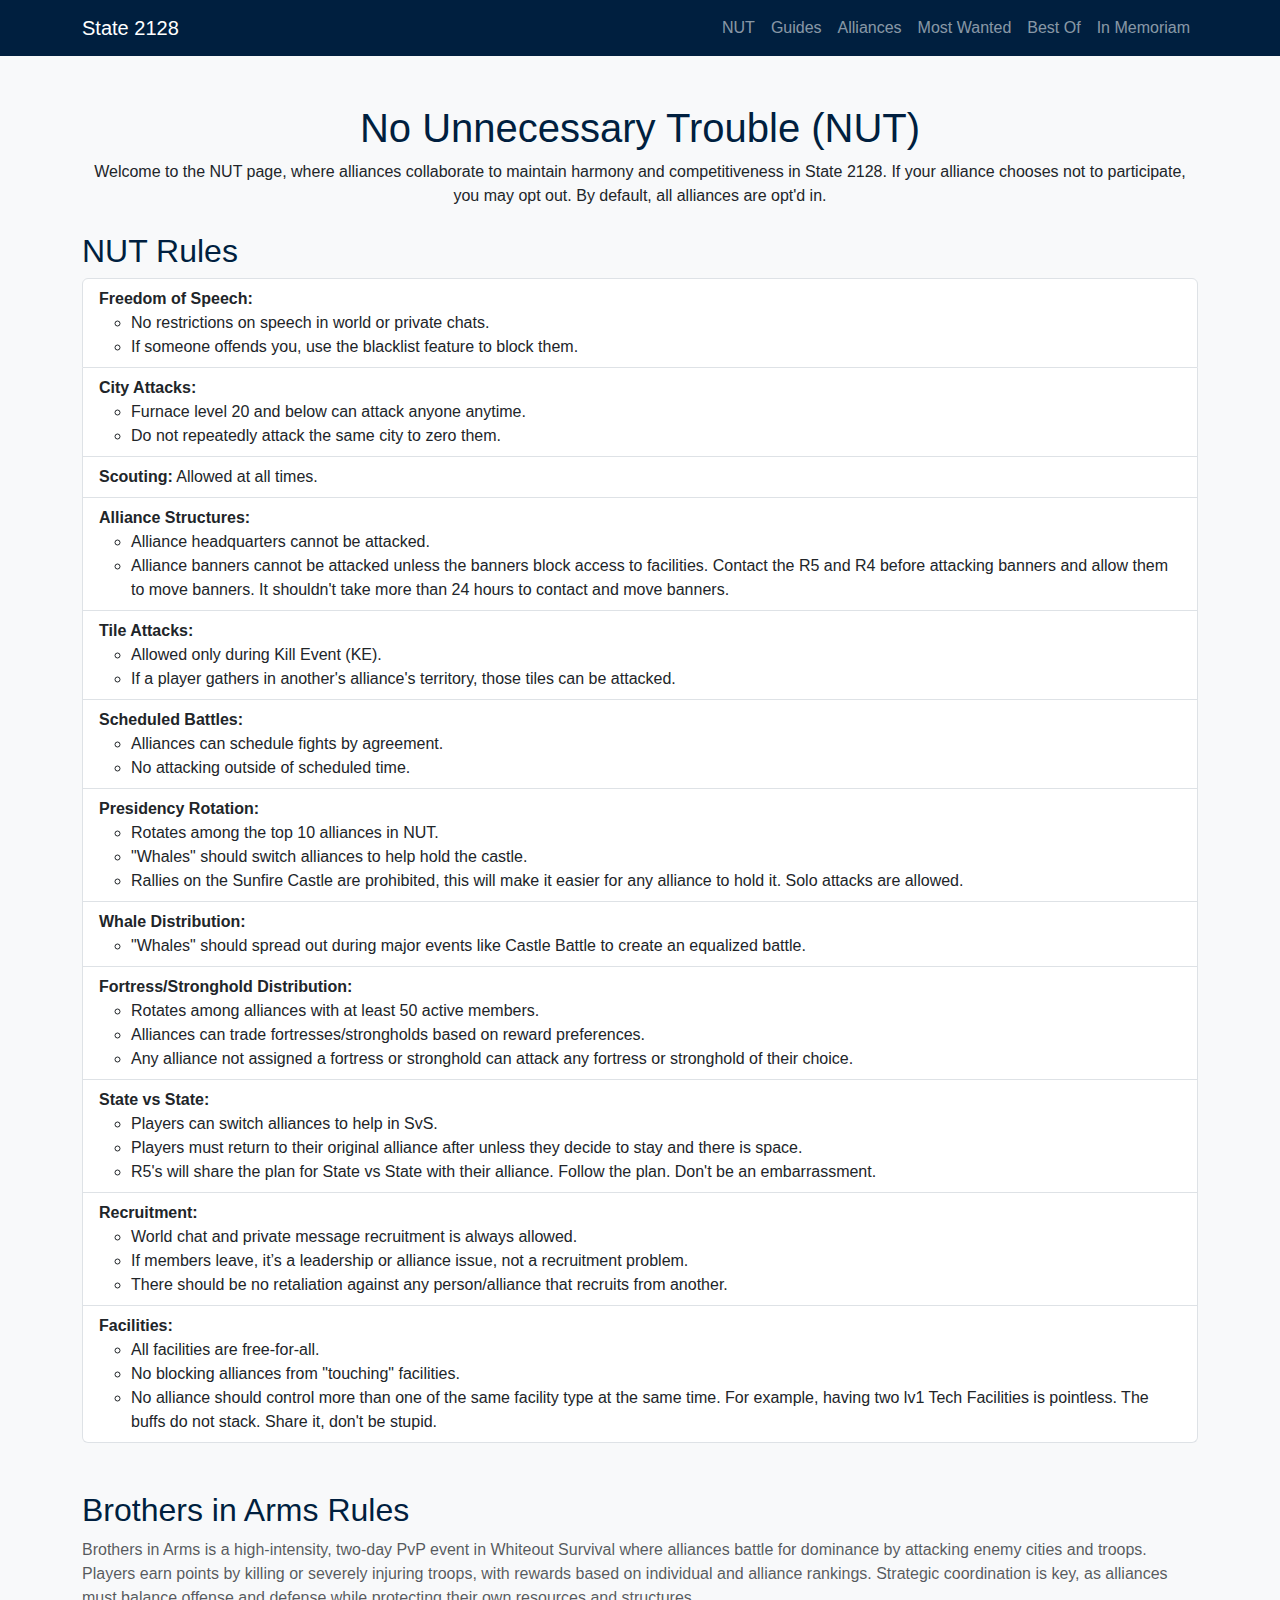
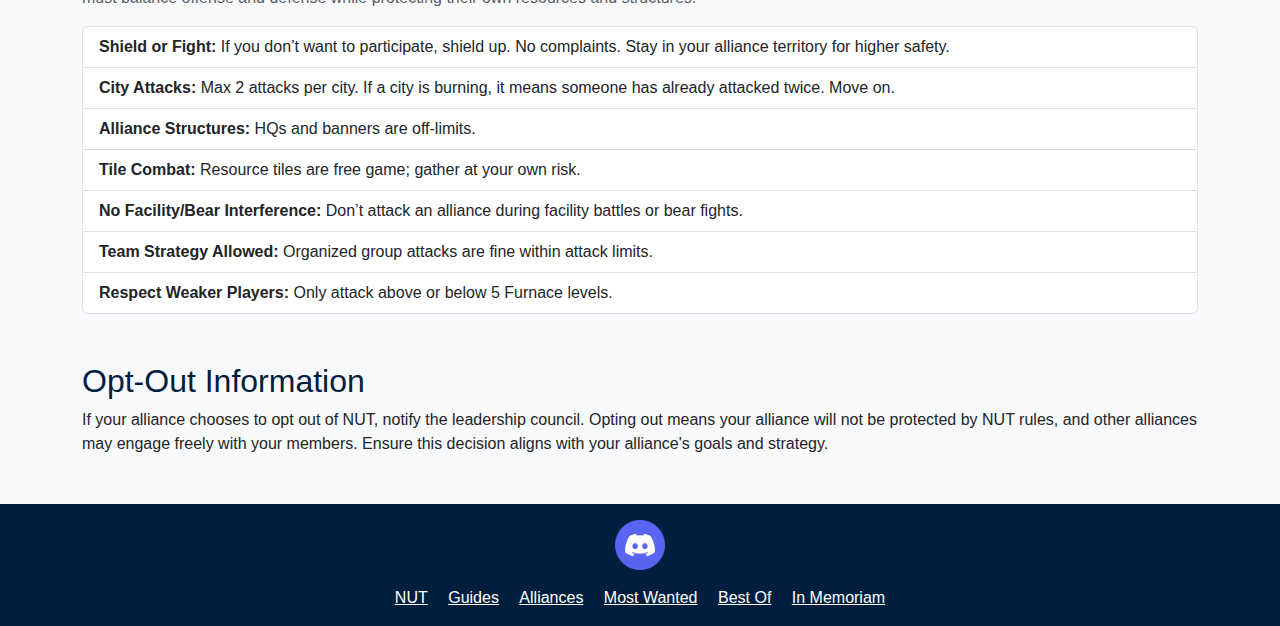
<file: pages/nut.html>
<!DOCTYPE html>
<html lang="en">
<head>
    <meta charset="UTF-8">
    <meta name="viewport" content="width=device-width, initial-scale=1.0">
    <title>NUT - No Unnecessary Trouble</title>
    <link href="https://cdn.jsdelivr.net/npm/bootstrap@5.3.0-alpha1/dist/css/bootstrap.min.css" rel="stylesheet">
    <link rel="stylesheet" href="../css/styles.css">
</head>
<body class="bg-light text-dark">

    <!-- Navigation -->
    <nav class="navbar navbar-expand-lg navbar-dark bg-primary">
        <div class="container">
            <a class="navbar-brand" href="../index.html">State 2128</a>
            <ul class="navbar-nav ms-auto">
                <li class="nav-item"><a class="nav-link" href="nut.html">NUT</a></li>
                <li class="nav-item"><a class="nav-link" href="guides.html">Guides</a></li>
                <li class="nav-item"><a class="nav-link" href="alliances.html">Alliances</a></li>
                <li class="nav-item"><a class="nav-link" href="most-wanted.html">Most Wanted</a></li>
                <li class="nav-item"><a class="nav-link" href="best-of.html">Best Of</a></li>
                <li class="nav-item"><a class="nav-link" href="memorial.html">In Memoriam</a></li>
            </ul>
        </div>
    </nav>

    <!-- APES Content -->
    <main class="container my-5">
        <section class="text-center mb-4">
            <h1 class="text-primary">No Unnecessary Trouble (NUT)</h1>
            <p>Welcome to the NUT page, where alliances collaborate to maintain harmony and competitiveness in State 2128. If your alliance chooses not to participate, you may opt out. By default, all alliances are opt'd in.</p>
        </section>

        <section>
            <h2 class="text-primary">NUT Rules</h2>
            <ul class="list-group">
                <li class="list-group-item">
                    <strong>Freedom of Speech:</strong>
                    <ul>
                        <li>No restrictions on speech in world or private chats.</li>
                        <li>If someone offends you, use the blacklist feature to block them.</li>
                    </ul>
                </li>
                <li class="list-group-item">
                    <strong>City Attacks:</strong>
                    <ul>
                        <li>Furnace level 20 and below can attack anyone anytime.</li>
                        <li>Do not repeatedly attack the same city to zero them.</li>
                    </ul>
                </li>
                <li class="list-group-item">
                    <strong>Scouting:</strong> Allowed at all times.
                </li>
                <li class="list-group-item">
                    <strong>Alliance Structures:</strong>
                    <ul>
                        <li>Alliance headquarters cannot be attacked.</li>
                        <li>Alliance banners cannot be attacked unless the banners block access to facilities. Contact the R5 and R4 before attacking banners and allow them to move banners. It shouldn't take more than 24 hours to contact and move banners.</li>
                    </ul>
                </li>
                <li class="list-group-item">
                    <strong>Tile Attacks:</strong>
                    <ul>
                        <li>Allowed only during Kill Event (KE).</li>
                        <li>If a player gathers in another's alliance's territory, those tiles can be attacked.</li>
                    </ul>
                </li>
                <li class="list-group-item">
                    <strong>Scheduled Battles:</strong>
                    <ul>
                        <li>Alliances can schedule fights by agreement.</li>
                        <li>No attacking outside of scheduled time.</li>
                    </ul>
                </li>
                <li class="list-group-item">
                    <strong>Presidency Rotation:</strong>
                    <ul>
                        <li>Rotates among the top 10 alliances in NUT.</li>
                        <li>"Whales" should switch alliances to help hold the castle.</li>
                        <li>Rallies on the Sunfire Castle are prohibited, this will make it easier for any alliance to hold it. Solo attacks are allowed.</li>
                    </ul>
                </li>
                <li class="list-group-item">
                    <strong>Whale Distribution:</strong>
                    <ul>
                        <li>"Whales" should spread out during major events like Castle Battle to create an equalized battle.</li>
                    </ul>
                </li>
                <li class="list-group-item">
                    <strong>Fortress/Stronghold Distribution:</strong>
                    <ul>
                        <li>Rotates among alliances with at least 50 active members.</li>
                        <li>Alliances can trade fortresses/strongholds based on reward preferences.</li>
                        <li>Any alliance not assigned a fortress or stronghold can attack any fortress or stronghold of their choice.</li>
                    </ul>
                </li>
                <li class="list-group-item">
                    <strong>State vs State:</strong>
                    <ul>
                        <li>Players can switch alliances to help in SvS.</li>
                        <li>Players must return to their original alliance after unless they decide to stay and there is space.</li>
                        <li>R5's will share the plan for State vs State with their alliance. Follow the plan. Don't be an embarrassment.</li>
                    </ul>
                </li>
                <li class="list-group-item">
                    <strong>Recruitment:</strong>
                    <ul>
                        <li>World chat and private message recruitment is always allowed.</li>
                        <li>If members leave, it’s a leadership or alliance issue, not a recruitment problem.</li>
                        <li>There should be no retaliation against any person/alliance that recruits from another.</li>
                    </ul>
                </li>
                <li class="list-group-item">
                    <strong>Facilities:</strong>
                    <ul>
                        <li>All facilities are free-for-all.</li>
                        <li>No blocking alliances from "touching" facilities.</li>
                        <li>No alliance should control more than one of the same facility type at the same time. For example, having two lv1 Tech Facilities is pointless. The buffs do not stack. Share it, don't be stupid.</li>
                    </ul>
                </li>
            </ul>
        </section>

        <section class="mt-5">
            <h2 class="text-primary">Brothers in Arms Rules</h2>
            <p class="text-muted">
                Brothers in Arms is a high-intensity, two-day PvP event in Whiteout Survival where alliances battle for dominance by attacking enemy cities and troops. 
                Players earn points by killing or severely injuring troops, with rewards based on individual and alliance rankings. Strategic coordination is key, as 
                alliances must balance offense and defense while protecting their own resources and structures.
            </p>
            <ul class="list-group">
                <li class="list-group-item">
                    <strong>Shield or Fight:</strong> If you don’t want to participate, shield up. No complaints. Stay in your alliance territory for higher safety.
                </li>
                <li class="list-group-item">
                    <strong>City Attacks:</strong> Max 2 attacks per city. If a city is burning, it means someone has already attacked twice. Move on.
                </li>
                <li class="list-group-item">
                    <strong>Alliance Structures:</strong> HQs and banners are off-limits.
                </li>
                <li class="list-group-item">
                    <strong>Tile Combat:</strong> Resource tiles are free game; gather at your own risk.
                </li>
                <li class="list-group-item">
                    <strong>No Facility/Bear Interference:</strong> Don’t attack an alliance during facility battles or bear fights.
                </li>
                <li class="list-group-item">
                    <strong>Team Strategy Allowed:</strong> Organized group attacks are fine within attack limits.
                </li>
                <li class="list-group-item">
                    <strong>Respect Weaker Players:</strong> Only attack above or below 5 Furnace levels.
                </li>
            </ul>
        </section>

        <section class="mt-5">
            <h2 class="text-primary">Opt-Out Information</h2>
            <p>If your alliance chooses to opt out of NUT, notify the leadership council. Opting out means your alliance will not be protected by NUT rules, and other alliances may engage freely with your members. Ensure this decision aligns with your alliance's goals and strategy.</p>
        </section>
    </main>

        <!-- Footer Section -->
    <footer class="bg-primary text-white text-center py-3">
        <div class="container">
            <a href="https://discord.gg/cbtwzwTMAe" target="_blank">
                <img src="../images/discord.png" alt="Discord" style="height: 50px; width: 50px; cursor: pointer;">
            </a>
            <div class="mt-3">
                <a href="pages/nut.html" class="text-white mx-2">NUT</a>
                <a href="pages/guides.html" class="text-white mx-2">Guides</a>
                <a href="pages/alliances.html" class="text-white mx-2">Alliances</a>
                <a href="pages/most-wanted.html" class="text-white mx-2">Most Wanted</a>
                <a href="pages/best-of.html" class="text-white mx-2">Best Of</a>
                <a href="pages/memorial.html" class="text-white mx-2">In Memoriam</a>
            </div>
        </div>
    </footer>

    <script src="https://cdn.jsdelivr.net/npm/bootstrap@5.3.0-alpha1/dist/js/bootstrap.bundle.min.js"></script>
</body>
</html>
</file>
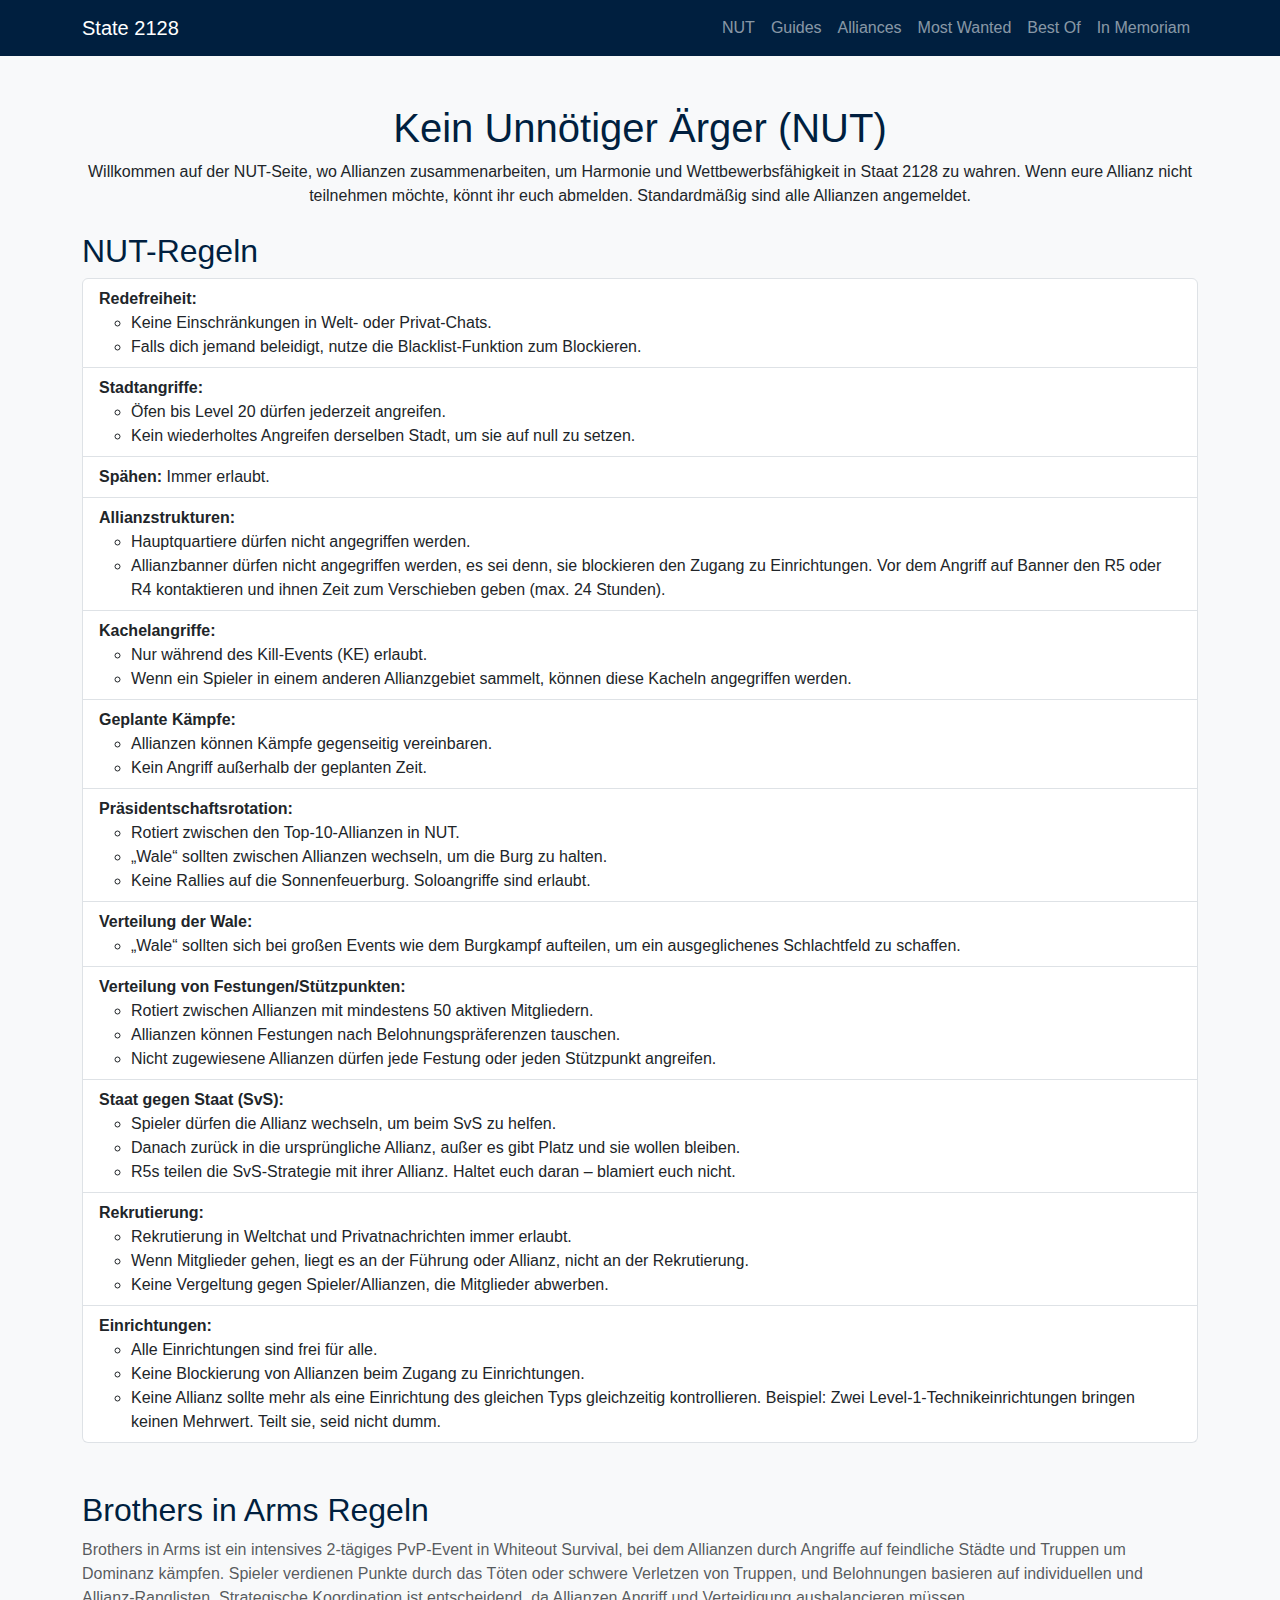
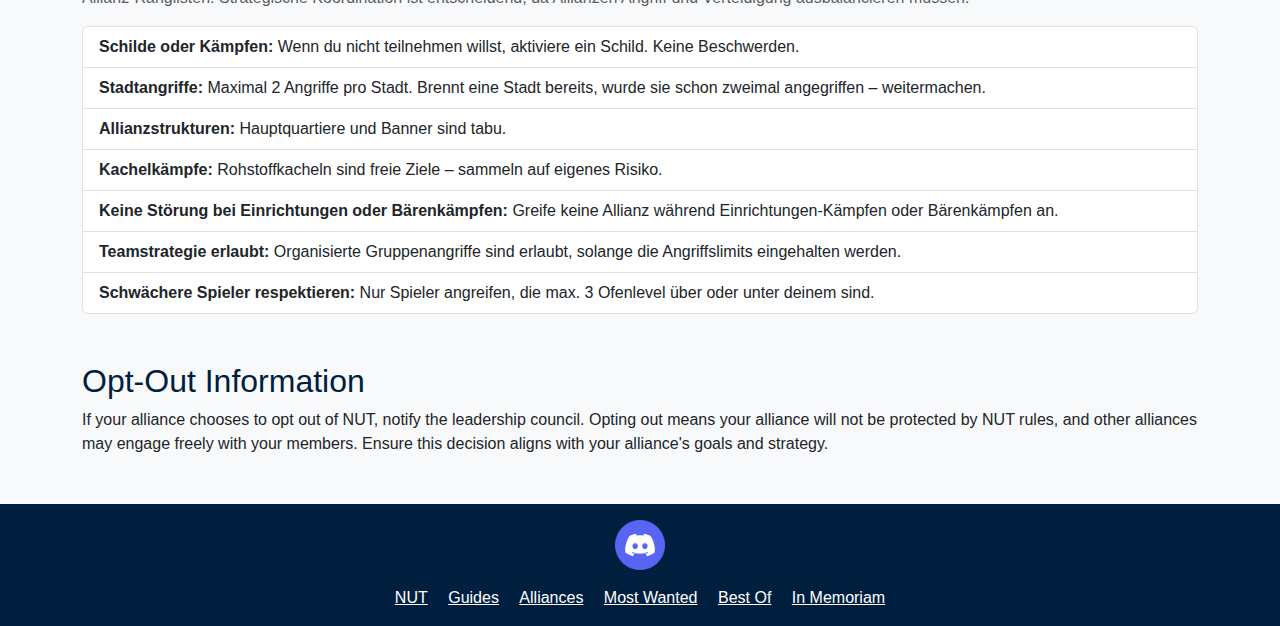
<file: pages/nut_de.html>
<!DOCTYPE html>
<html lang="en">
<head>
    <meta charset="UTF-8">
    <meta name="viewport" content="width=device-width, initial-scale=1.0">
    <title>NUT - No Unnecessary Trouble</title>
    <link href="https://cdn.jsdelivr.net/npm/bootstrap@5.3.0-alpha1/dist/css/bootstrap.min.css" rel="stylesheet">
    <link rel="stylesheet" href="../css/styles.css">
</head>
<body class="bg-light text-dark">

    <!-- Navigation -->
    <nav class="navbar navbar-expand-lg navbar-dark bg-primary">
        <div class="container">
            <a class="navbar-brand" href="../index.html">State 2128</a>
            <ul class="navbar-nav ms-auto">
                <li class="nav-item"><a class="nav-link" href="nut.html">NUT</a></li>
                <li class="nav-item"><a class="nav-link" href="guides.html">Guides</a></li>
                <li class="nav-item"><a class="nav-link" href="alliances.html">Alliances</a></li>
                <li class="nav-item"><a class="nav-link" href="most-wanted.html">Most Wanted</a></li>
                <li class="nav-item"><a class="nav-link" href="best-of.html">Best Of</a></li>
                <li class="nav-item"><a class="nav-link" href="memorial.html">In Memoriam</a></li>
            </ul>
        </div>
    </nav>

    <!-- APES Content -->
    <main class="container my-5">
        <section class="text-center mb-4">
            <h1 class="text-primary">Kein Unnötiger Ärger (NUT)</h1>
            <p>Willkommen auf der NUT-Seite, wo Allianzen zusammenarbeiten, um Harmonie und Wettbewerbsfähigkeit in Staat 2128 zu wahren. Wenn eure Allianz nicht teilnehmen möchte, könnt ihr euch abmelden. Standardmäßig sind alle Allianzen angemeldet.</p>
        </section>

        <section>
            <h2 class="text-primary">NUT-Regeln</h2>
            <ul class="list-group">
                <li class="list-group-item">
                    <strong>Redefreiheit:</strong>
                    <ul>
                        <li>Keine Einschränkungen in Welt- oder Privat-Chats.</li>
                        <li>Falls dich jemand beleidigt, nutze die Blacklist-Funktion zum Blockieren.</li>
                    </ul>
                </li>
                <li class="list-group-item">
                    <strong>Stadtangriffe:</strong>
                    <ul>
                        <li>Öfen bis Level 20 dürfen jederzeit angreifen.</li>
                        <li>Kein wiederholtes Angreifen derselben Stadt, um sie auf null zu setzen.</li>
                    </ul>
                </li>
                <li class="list-group-item">
                    <strong>Spähen:</strong> Immer erlaubt.
                </li>
                <li class="list-group-item">
                    <strong>Allianzstrukturen:</strong>
                    <ul>
                        <li>Hauptquartiere dürfen nicht angegriffen werden.</li>
                        <li>Allianzbanner dürfen nicht angegriffen werden, es sei denn, sie blockieren den Zugang zu Einrichtungen. Vor dem Angriff auf Banner den R5 oder R4 kontaktieren und ihnen Zeit zum Verschieben geben (max. 24 Stunden).</li>
                    </ul>
                </li>
                <li class="list-group-item">
                    <strong>Kachelangriffe:</strong>
                    <ul>
                        <li>Nur während des Kill-Events (KE) erlaubt.</li>
                        <li>Wenn ein Spieler in einem anderen Allianzgebiet sammelt, können diese Kacheln angegriffen werden.</li>
                    </ul>
                </li>
                <li class="list-group-item">
                    <strong>Geplante Kämpfe:</strong>
                    <ul>
                        <li>Allianzen können Kämpfe gegenseitig vereinbaren.</li>
                        <li>Kein Angriff außerhalb der geplanten Zeit.</li>
                    </ul>
                </li>
                <li class="list-group-item">
                    <strong>Präsidentschaftsrotation:</strong>
                    <ul>
                        <li>Rotiert zwischen den Top-10-Allianzen in NUT.</li>
                        <li>„Wale“ sollten zwischen Allianzen wechseln, um die Burg zu halten.</li>
                        <li>Keine Rallies auf die Sonnenfeuerburg. Soloangriffe sind erlaubt.</li>
                    </ul>
                </li>
                <li class="list-group-item">
                    <strong>Verteilung der Wale:</strong>
                    <ul>
                        <li>„Wale“ sollten sich bei großen Events wie dem Burgkampf aufteilen, um ein ausgeglichenes Schlachtfeld zu schaffen.</li>
                    </ul>
                </li>
                <li class="list-group-item">
                    <strong>Verteilung von Festungen/Stützpunkten:</strong>
                    <ul>
                        <li>Rotiert zwischen Allianzen mit mindestens 50 aktiven Mitgliedern.</li>
                        <li>Allianzen können Festungen nach Belohnungspräferenzen tauschen.</li>
                        <li>Nicht zugewiesene Allianzen dürfen jede Festung oder jeden Stützpunkt angreifen.</li>
                    </ul>
                </li>
                <li class="list-group-item">
                    <strong>Staat gegen Staat (SvS):</strong>
                    <ul>
                        <li>Spieler dürfen die Allianz wechseln, um beim SvS zu helfen.</li>
                        <li>Danach zurück in die ursprüngliche Allianz, außer es gibt Platz und sie wollen bleiben.</li>
                        <li>R5s teilen die SvS-Strategie mit ihrer Allianz. Haltet euch daran – blamiert euch nicht.</li>
                    </ul>
                </li>
                <li class="list-group-item">
                    <strong>Rekrutierung:</strong>
                    <ul>
                        <li>Rekrutierung in Weltchat und Privatnachrichten immer erlaubt.</li>
                        <li>Wenn Mitglieder gehen, liegt es an der Führung oder Allianz, nicht an der Rekrutierung.</li>
                        <li>Keine Vergeltung gegen Spieler/Allianzen, die Mitglieder abwerben.</li>
                    </ul>
                </li>
                <li class="list-group-item">
                    <strong>Einrichtungen:</strong>
                    <ul>
                        <li>Alle Einrichtungen sind frei für alle.</li>
                        <li>Keine Blockierung von Allianzen beim Zugang zu Einrichtungen.</li>
                        <li>Keine Allianz sollte mehr als eine Einrichtung des gleichen Typs gleichzeitig kontrollieren. Beispiel: Zwei Level-1-Technikeinrichtungen bringen keinen Mehrwert. Teilt sie, seid nicht dumm.</li>
                    </ul>
                </li>
            </ul>
        </section>

        <section class="mt-5">
            <h2 class="text-primary">Brothers in Arms Regeln</h2>
            <p class="text-muted">
                Brothers in Arms ist ein intensives 2-tägiges PvP-Event in Whiteout Survival, bei dem Allianzen durch Angriffe auf feindliche Städte und Truppen um Dominanz kämpfen. Spieler verdienen Punkte durch das Töten oder schwere Verletzen von Truppen, und Belohnungen basieren auf individuellen und Allianz-Ranglisten. Strategische Koordination ist entscheidend, da Allianzen Angriff und Verteidigung ausbalancieren müssen.
            </p>
            <ul class="list-group">
                <li class="list-group-item">
                    <strong>Schilde oder Kämpfen:</strong> Wenn du nicht teilnehmen willst, aktiviere ein Schild. Keine Beschwerden.
                </li>
                <li class="list-group-item">
                    <strong>Stadtangriffe:</strong> Maximal 2 Angriffe pro Stadt. Brennt eine Stadt bereits, wurde sie schon zweimal angegriffen – weitermachen.
                </li>
                <li class="list-group-item">
                    <strong>Allianzstrukturen:</strong> Hauptquartiere und Banner sind tabu.
                </li>
                <li class="list-group-item">
                    <strong>Kachelkämpfe:</strong> Rohstoffkacheln sind freie Ziele – sammeln auf eigenes Risiko.
                </li>
                <li class="list-group-item">
                    <strong>Keine Störung bei Einrichtungen oder Bärenkämpfen:</strong> Greife keine Allianz während Einrichtungen-Kämpfen oder Bärenkämpfen an.
                </li>
                <li class="list-group-item">
                    <strong>Teamstrategie erlaubt:</strong> Organisierte Gruppenangriffe sind erlaubt, solange die Angriffslimits eingehalten werden.
                </li>
                <li class="list-group-item">
                    <strong>Schwächere Spieler respektieren:</strong> Nur Spieler angreifen, die max. 3 Ofenlevel über oder unter deinem sind.
                </li>
            </ul>
        </section>

        <section class="mt-5">
            <h2 class="text-primary">Opt-Out Information</h2>
            <p>If your alliance chooses to opt out of NUT, notify the leadership council. Opting out means your alliance will not be protected by NUT rules, and other alliances may engage freely with your members. Ensure this decision aligns with your alliance's goals and strategy.</p>
        </section>
    </main>

        <!-- Footer Section -->
    <footer class="bg-primary text-white text-center py-3">
        <div class="container">
            <a href="https://discord.gg/cbtwzwTMAe" target="_blank">
                <img src="../images/discord.png" alt="Discord" style="height: 50px; width: 50px; cursor: pointer;">
            </a>
            <div class="mt-3">
                <a href="pages/nut.html" class="text-white mx-2">NUT</a>
                <a href="pages/guides.html" class="text-white mx-2">Guides</a>
                <a href="pages/alliances.html" class="text-white mx-2">Alliances</a>
                <a href="pages/most-wanted.html" class="text-white mx-2">Most Wanted</a>
                <a href="pages/best-of.html" class="text-white mx-2">Best Of</a>
                <a href="pages/memorial.html" class="text-white mx-2">In Memoriam</a>
            </div>
        </div>
    </footer>

    <script src="https://cdn.jsdelivr.net/npm/bootstrap@5.3.0-alpha1/dist/js/bootstrap.bundle.min.js"></script>
</body>
</html>
</file>
<file: css/styles.css>
body {
    font-family: Arial, sans-serif;
}

.bg-primary {
    background-color: #001f3f !important; /* Navy Blue */
}

.text-primary {
    color: #001f3f !important;
}

.btn-light {
    color: #001f3f;
    border-color: #ffffff;
}

.discord-button {
    background-color: #5865F2; /* Discord's brand color */
    border: none;
    border-radius: 4px;
    padding: 8px 16px;
    display: inline-flex;
    align-items: center;
    justify-content: center;
    text-decoration: none;
    transition: background-color 0.2s;
}

.discord-button:hover {
    background-color: #4752C4; /* Slightly darker on hover */
}

.discord-logo {
    height: 24px;
    width: auto;
    margin-right: 8px;
}
</file>
